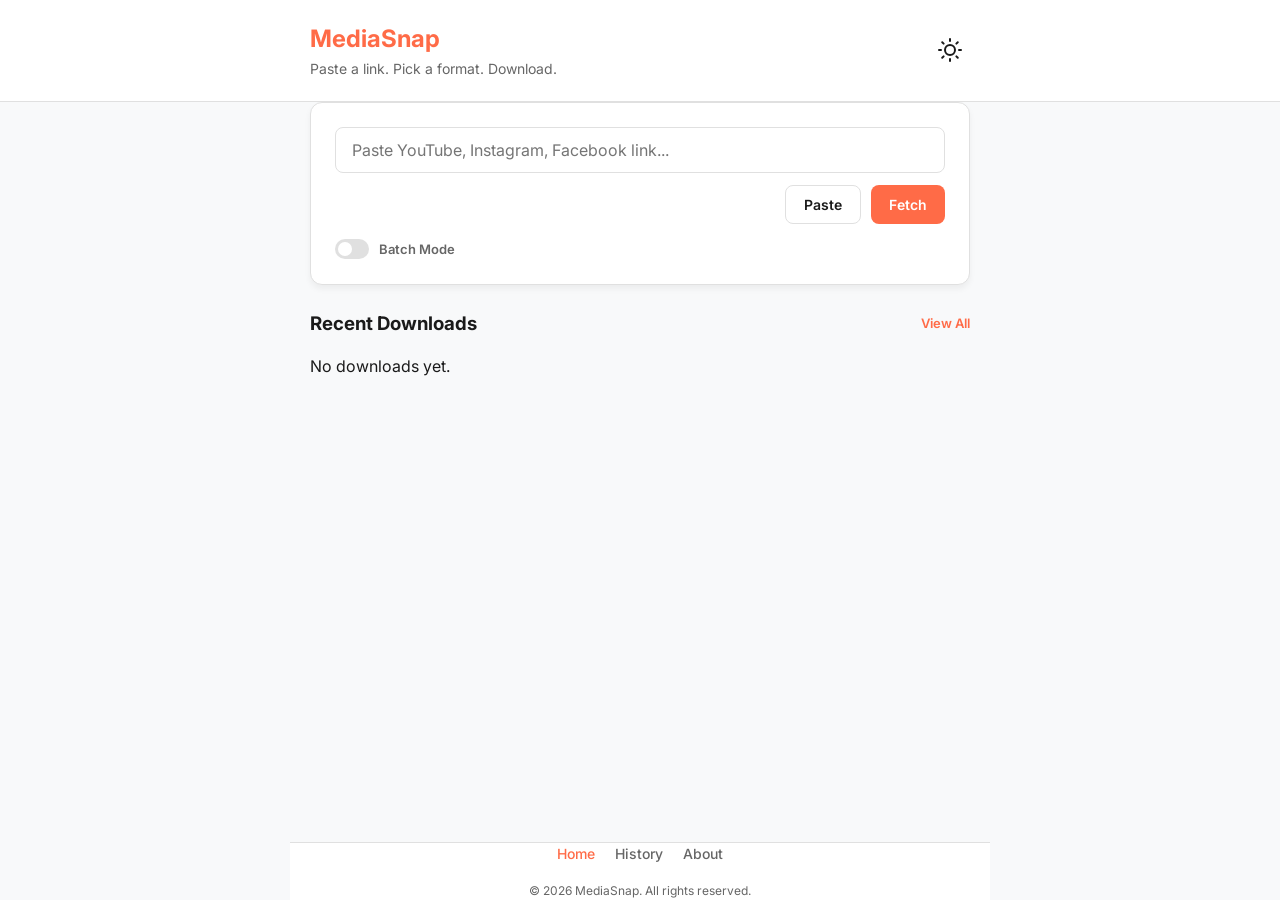
<file: index.html>
<!DOCTYPE html>
<html lang="en">
<head>
    <meta charset="UTF-8">
    <meta name="viewport" content="width=device-width, initial-scale=1.0">
    <title>MediaSnap - Download Media Easily</title>
    <link rel="stylesheet" href="css/style.css">
    <link rel="stylesheet" href="css/components.css">
    <link rel="stylesheet" href="css/animations.css">
    <link rel="preconnect" href="https://fonts.googleapis.com">
    <link rel="preconnect" href="https://fonts.gstatic.com" crossorigin>
    <link href="https://fonts.googleapis.com/css2?family=Inter:wght@400;500;600;700&display=swap" rel="stylesheet">
    <link rel="manifest" href="manifest.json">
</head>
<body data-theme="light">
    <header>
        <div class="container header-content">
            <div class="logo-container">
                <h1 class="logo">MediaSnap</h1>
                <p class="tagline">Paste a link. Pick a format. Download.</p>
            </div>
            <button id="theme-toggle" class="icon-btn" aria-label="Toggle Dark Mode">
                <svg id="sun-icon" xmlns="http://www.w3.org/2000/svg" width="24" height="24" viewBox="0 0 24 24" fill="none" stroke="currentColor" stroke-width="2" stroke-linecap="round" stroke-linejoin="round"><circle cx="12" cy="12" r="5"></circle><line x1="12" y1="1" x2="12" y2="3"></line><line x1="12" y1="21" x2="12" y2="23"></line><line x1="4.22" y1="4.22" x2="5.64" y2="5.64"></line><line x1="18.36" y1="18.36" x2="19.78" y2="19.78"></line><line x1="1" y1="12" x2="3" y2="12"></line><line x1="21" y1="12" x2="23" y2="12"></line><line x1="4.22" y1="19.78" x2="5.64" y2="18.36"></line><line x1="18.36" y1="5.64" x2="19.78" y2="4.22"></line></svg>
                <svg id="moon-icon" class="hidden" xmlns="http://www.w3.org/2000/svg" width="24" height="24" viewBox="0 0 24 24" fill="none" stroke="currentColor" stroke-width="2" stroke-linecap="round" stroke-linejoin="round"><path d="M21 12.79A9 9 0 1 1 11.21 3 7 7 0 0 0 21 12.79z"></path></svg>
            </button>
        </div>
    </header>

    <main class="container">
        <section id="input-section" class="card main-input-card">
            <div class="input-group">
                <input type="text" id="url-input" placeholder="Paste YouTube, Instagram, Facebook link..." aria-label="Media URL">
                <div class="input-actions">
                    <button id="paste-btn" class="secondary-btn">Paste</button>
                    <button id="fetch-btn" class="primary-btn">Fetch</button>
                </div>
            </div>
            <div id="platform-badge" class="platform-badge hidden">
                <span id="platform-icon"></span>
                <span id="platform-name"></span>
            </div>
            
            <div id="batch-toggle-container" class="batch-toggle-container">
                <label class="switch">
                    <input type="checkbox" id="batch-mode-toggle">
                    <span class="slider round"></span>
                </label>
                <span>Batch Mode</span>
            </div>

            <div id="batch-input-container" class="hidden">
                <textarea id="batch-url-input" placeholder="Paste multiple links (one per line)..." rows="5"></textarea>
                <button id="batch-fetch-btn" class="primary-btn full-width">Fetch All</button>
            </div>
        </section>

        <section id="warning-banner" class="warning-banner hidden">
            <svg xmlns="http://www.w3.org/2000/svg" width="20" height="20" viewBox="0 0 24 24" fill="none" stroke="currentColor" stroke-width="2" stroke-linecap="round" stroke-linejoin="round"><path d="M10.29 3.86L1.82 18a2 2 0 0 0 1.71 3h16.94a2 2 0 0 0 1.71-3L13.71 3.86a2 2 0 0 0-3.42 0z"></path><line x1="12" y1="9" x2="12" y2="13"></line><line x1="12" y1="17" x2="12.01" y2="17"></line></svg>
            <span id="warning-text"></span>
        </section>

        <section id="preview-container">
            <!-- Shimmer/Skeleton loader -->
            <div id="loading-skeleton" class="card preview-card skeleton hidden">
                <div class="skeleton-thumb"></div>
                <div class="skeleton-content">
                    <div class="skeleton-line title"></div>
                    <div class="skeleton-line subtitle"></div>
                    <div class="skeleton-line meta"></div>
                    <div class="skeleton-tabs"></div>
                    <div class="skeleton-pills"></div>
                </div>
            </div>

            <!-- Error message -->
            <div id="error-container" class="error-box hidden">
                <svg xmlns="http://www.w3.org/2000/svg" width="24" height="24" viewBox="0 0 24 24" fill="none" stroke="currentColor" stroke-width="2" stroke-linecap="round" stroke-linejoin="round"><circle cx="12" cy="12" r="10"></circle><line x1="15" y1="9" x2="9" y2="15"></line><line x1="9" y1="9" x2="15" y2="15"></line></svg>
                <span id="error-message"></span>
            </div>

            <!-- Preview Card (populated by JS) -->
            <div id="preview-card" class="card preview-card hidden"></div>
            
            <!-- Batch Preview Container -->
            <div id="batch-previews" class="batch-previews hidden"></div>
        </section>

        <!-- Progress Section -->
        <section id="progress-container" class="card progress-card hidden">
            <div class="progress-info">
                <span id="progress-title">Downloading...</span>
                <span id="progress-percent">0%</span>
            </div>
            <div class="progress-bar-bg">
                <div id="progress-bar-fill" class="progress-bar-fill"></div>
            </div>
        </section>

        <section id="history-section" class="history-section">
            <div class="section-header">
                <h3>Recent Downloads</h3>
                <a href="history.html" class="view-all">View All</a>
            </div>
            <div id="history-strip" class="history-strip">
                <!-- Populated by JS -->
                <p class="empty-msg">No downloads yet.</p>
            </div>
        </section>
    </main>

    <footer class="container">
        <nav>
            <a href="index.html" class="active">Home</a>
            <a href="history.html">History</a>
            <a href="about.html">About</a>
        </nav>
        <p>&copy; 2026 MediaSnap. All rights reserved.</p>
    </footer>

    <script src="js/utils.js"></script>
    <script src="js/api.js"></script>
    <script src="js/history.js"></script>
    <script src="js/preview.js"></script>
    <script src="js/app.js"></script>
</body>
</html>
</file>
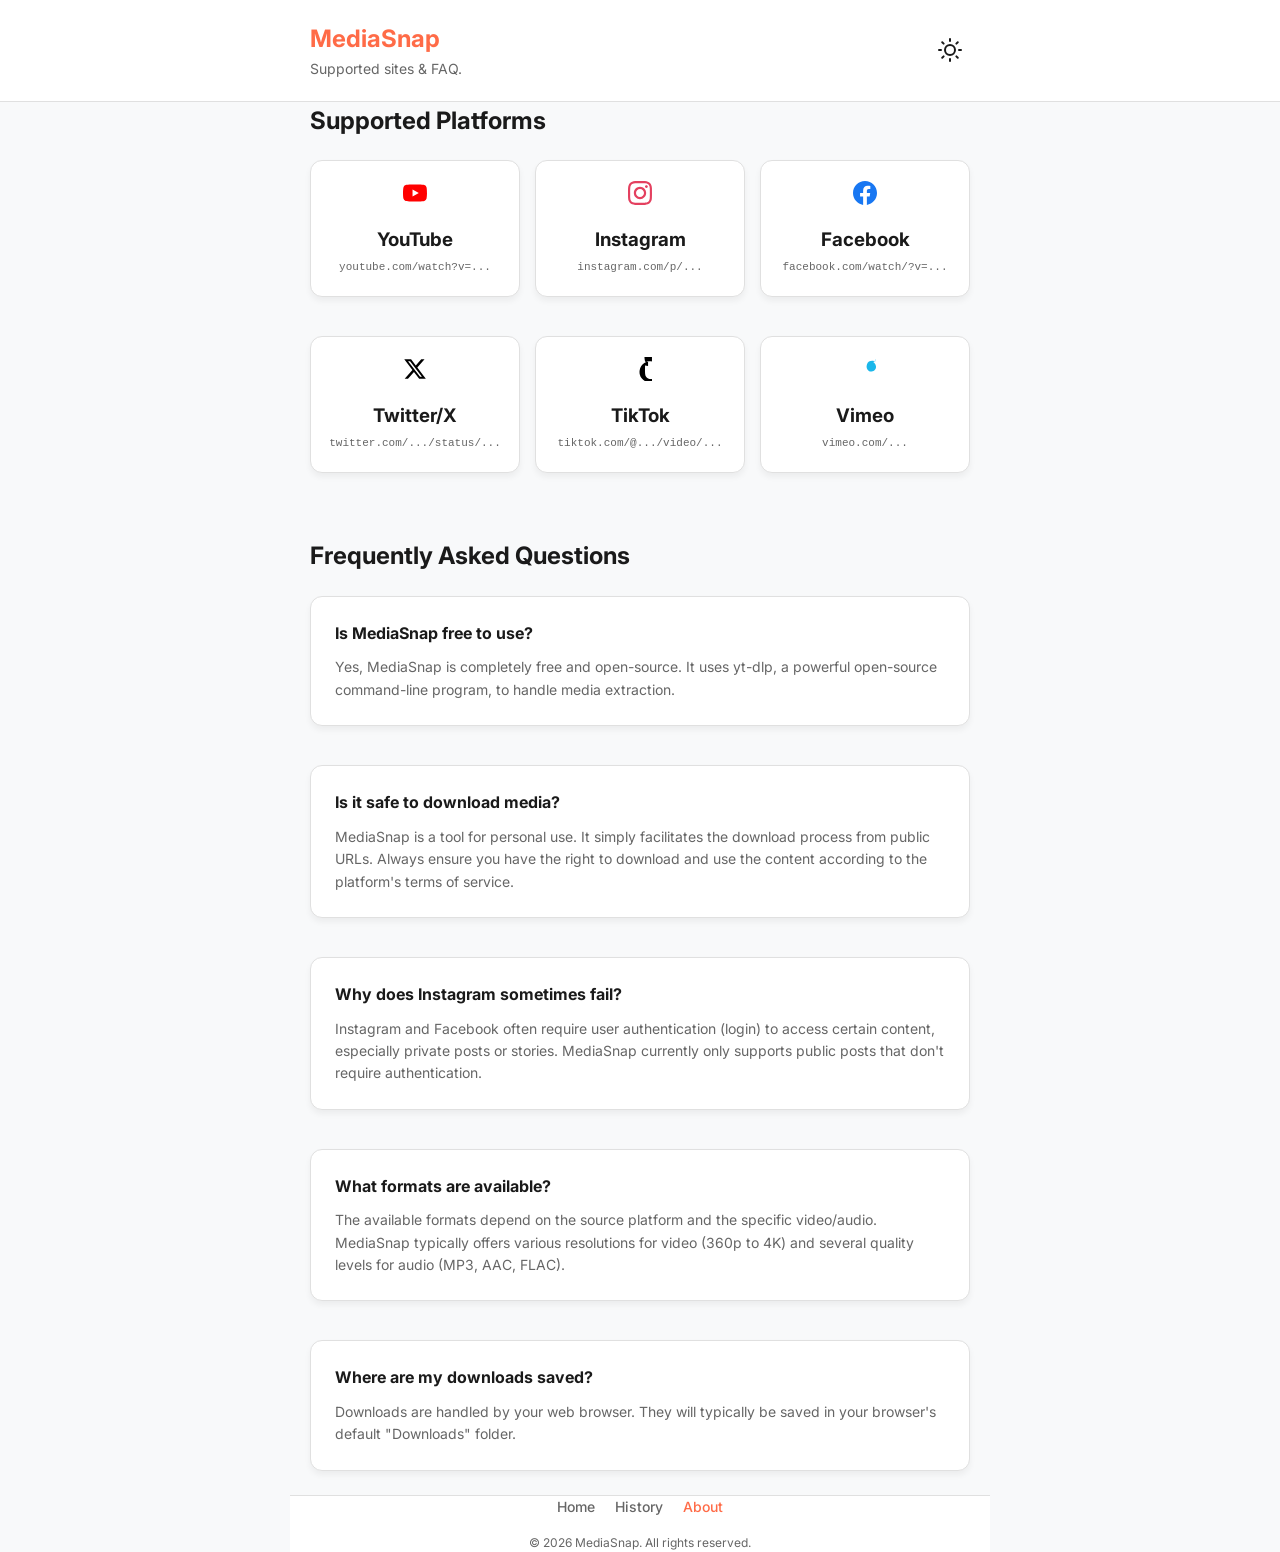
<file: about.html>
<!DOCTYPE html>
<html lang="en">
<head>
    <meta charset="UTF-8">
    <meta name="viewport" content="width=device-width, initial-scale=1.0">
    <title>About - MediaSnap</title>
    <link rel="stylesheet" href="css/style.css">
    <link rel="stylesheet" href="css/components.css">
    <link rel="stylesheet" href="css/animations.css">
    <link rel="preconnect" href="https://fonts.googleapis.com">
    <link rel="preconnect" href="https://fonts.gstatic.com" crossorigin>
    <link href="https://fonts.googleapis.com/css2?family=Inter:wght@400;500;600;700&display=swap" rel="stylesheet">
</head>
<body data-theme="light">
    <header>
        <div class="container header-content">
            <div class="logo-container">
                <a href="index.html" class="logo">MediaSnap</a>
                <p class="tagline">Supported sites & FAQ.</p>
            </div>
            <button id="theme-toggle" class="icon-btn" aria-label="Toggle Dark Mode">
                <svg id="sun-icon" xmlns="http://www.w3.org/2000/svg" width="24" height="24" viewBox="0 0 24 24" fill="none" stroke="currentColor" stroke-width="2" stroke-linecap="round" stroke-linejoin="round"><circle cx="12" cy="12" r="5"></circle><line x1="12" y1="1" x2="12" y2="3"></line><line x1="12" y1="21" x2="12" y2="23"></line><line x1="4.22" y1="4.22" x2="5.64" y2="5.64"></line><line x1="18.36" y1="18.36" x2="19.78" y2="19.78"></line><line x1="1" y1="12" x2="3" y2="12"></line><line x1="21" y1="12" x2="23" y2="12"></line><line x1="4.22" y1="19.78" x2="5.64" y2="18.36"></line><line x1="18.36" y1="5.64" x2="19.78" y2="4.22"></line></svg>
                <svg id="moon-icon" class="hidden" xmlns="http://www.w3.org/2000/svg" width="24" height="24" viewBox="0 0 24 24" fill="none" stroke="currentColor" stroke-width="2" stroke-linecap="round" stroke-linejoin="round"><path d="M21 12.79A9 9 0 1 1 11.21 3 7 7 0 0 0 21 12.79z"></path></svg>
            </button>
        </div>
    </header>

    <main class="container">
        <section class="about-section">
            <h2>Supported Platforms</h2>
            <div id="platforms-grid" class="platforms-grid">
                <!-- Platform cards -->
                <div class="card platform-card">
                    <div class="platform-icon" style="color: #FF0000;">
                        <svg xmlns="http://www.w3.org/2000/svg" width="24" height="24" viewBox="0 0 24 24" fill="currentColor"><path d="M23.498 6.186a3.016 3.016 0 0 0-2.122-2.136C19.505 3.545 12 3.545 12 3.545s-7.505 0-9.377.505A3.017 3.017 0 0 0 .502 6.186C0 8.07 0 12 0 12s0 3.93.502 5.814a3.016 3.016 0 0 0 2.122 2.136c1.871.505 9.376.505 9.376.505s7.505 0 9.377-.505a3.015 3.015 0 0 0 2.122-2.136C24 15.93 24 12 24 12s0-3.93-.502-5.814zM9.545 15.568V8.432L15.818 12l-6.273 3.568z"/></svg>
                    </div>
                    <h3>YouTube</h3>
                    <p class="example-url">youtube.com/watch?v=...</p>
                </div>
                <div class="card platform-card">
                    <div class="platform-icon" style="color: #E4405F;">
                        <svg xmlns="http://www.w3.org/2000/svg" width="24" height="24" viewBox="0 0 24 24" fill="currentColor"><path d="M12 2.163c3.204 0 3.584.012 4.85.07 1.17.054 1.805.249 2.227.412.56.216.96.474 1.38.894.42.42.678.82.894 1.38.163.422.358 1.057.412 2.227.058 1.266.07 1.646.07 4.85s-.012 3.584-.07 4.85c-.054 1.17-.249 1.805-.412 2.227-.216.56-.474.96-.894 1.38-.42.42-.82.678-1.38.894-.422.163-1.057.358-2.227.412-1.266.058-1.646.07-4.85.07s-3.584-.012-4.85-.07c-1.17-.054-1.805-.249-2.227-.412-.56-.216-.96-.474-1.38-.894-.42-.42-.678-.82-.894-1.38-.163-.422-.358-1.057-.412-2.227-.058-1.266-.07-1.646-.07-4.85s.012-3.584.07-4.85c.054-1.17.249-1.805.412-2.227.216-.56.474-.96.894-1.38.42-.42.82-.678 1.38-.894.422-.163 1.057-.358 2.227-.412 1.266-.058 1.646-.07 4.85-.07m0-2.163c-3.259 0-3.667.014-4.947.072-1.277.057-2.148.258-2.911.556-.788.306-1.457.715-2.122 1.38-.665.665-1.074 1.334-1.38 2.122-.298.763-.499 1.634-.556 2.911-.058 1.28-.072 1.688-.072 4.947s.014 3.667.072 4.947c.057 1.277.258 2.148.556 2.911.306.788.715 1.457 1.38 2.122.665.665 1.334 1.074 2.122 1.38.763.298 1.634.499 2.911.556 1.28.058 1.688.072 4.947.072s3.667-.014 4.947-.072c1.277-.057 2.148-.258 2.911-.556.788-.306 1.457-.715 2.122-1.38.665-.665 1.074-1.334 1.38-2.122.298-.763.499-1.634.556-2.911.058-1.28.072-1.688.072-4.947s-.014-3.667-.072-4.947c-.057-1.277-.258-2.148-.556-2.911-.306-.788-.715-1.457-1.38-2.122-.665-.665-1.334-1.074-2.122-1.38-.763-.298-1.634-.499-2.911-.556-1.28-.058-1.688-.072-4.947-.072z"/><path d="M12 5.838c-3.403 0-6.162 2.759-6.162 6.162s2.759 6.162 6.162 6.162 6.162-2.759 6.162-6.162-2.759-6.162-6.162-6.162zm0 10.162c-2.209 0-4-1.791-4-4s1.791-4 4-4 4 1.791 4 4-1.791 4-4 4zm6.406-11.845c-.796 0-1.441.645-1.441 1.44s.645 1.44 1.441 1.44c.795 0 1.439-.645 1.439-1.44s-.644-1.44-1.439-1.44z"/></svg>
                    </div>
                    <h3>Instagram</h3>
                    <p class="example-url">instagram.com/p/...</p>
                </div>
                <div class="card platform-card">
                    <div class="platform-icon" style="color: #1877F2;">
                        <svg xmlns="http://www.w3.org/2000/svg" width="24" height="24" viewBox="0 0 24 24" fill="currentColor"><path d="M24 12.073c0-6.627-5.373-12-12-12s-12 5.373-12 12c0 5.99 4.388 10.954 10.125 11.854v-8.385H7.078v-3.47h3.047V9.43c0-3.007 1.792-4.669 4.533-4.669 1.312 0 2.686.235 2.686.235v2.953H15.83c-1.491 0-1.956.925-1.956 1.874v2.25h3.328l-.532 3.47h-2.796v8.385C19.612 23.027 24 18.062 24 12.073z"/></svg>
                    </div>
                    <h3>Facebook</h3>
                    <p class="example-url">facebook.com/watch/?v=...</p>
                </div>
                <div class="card platform-card">
                    <div class="platform-icon" style="color: #000000;">
                        <svg xmlns="http://www.w3.org/2000/svg" width="24" height="24" viewBox="0 0 24 24" fill="currentColor"><path d="M18.244 2.25h3.308l-7.227 8.26 8.502 11.24H16.17l-5.214-6.817L4.99 21.75H1.68l7.73-8.835L1.254 2.25H8.08l4.713 6.231zm-1.161 17.52h1.833L7.045 4.126H5.078z"/></svg>
                    </div>
                    <h3>Twitter/X</h3>
                    <p class="example-url">twitter.com/.../status/...</p>
                </div>
                <div class="card platform-card">
                    <div class="platform-icon" style="color: #000000;">
                        <svg xmlns="http://www.w3.org/2000/svg" width="24" height="24" viewBox="0 0 24 24" fill="currentColor"><path d="M12.525.02c1.31-.036 2.612.012 3.914.012.041 1.56.265 3.127.695 4.641.517.069 1.031.144 1.552.226.461.01.922.011 1.383.033V8.96c-1.01-.051-2.015-.192-3.003-.428-.091 2.36-.103 4.724-.032 7.084.05 1.02.11 2.04.47 3.01.31.78.82 1.5 1.48 2.06.71.58 1.56.99 2.47 1.2.96.22 1.96.22 2.94.1 1.03-.11 2.03-.44 2.94-.97.9-.51 1.66-1.25 2.18-2.14.51-.88.76-1.86.74-2.87.01-1.16-.27-2.3-.81-3.32-.54-1.01-1.31-1.88-2.23-2.51-.46-.31-.95-.57-1.46-.77V4.55c.85.13 1.68.36 2.48.68 1.05.42 2.01 1.03 2.84 1.81 1.1 1.05 1.9 2.37 2.32 3.82.45 1.61.54 3.3.26 4.96-.28 1.67-.93 3.25-1.91 4.63-1.15 1.61-2.71 2.91-4.51 3.73-1.28.58-2.64.93-4.04 1.03-1.02.07-2.05.02-3.06-.15-1.15-.19-2.27-.57-3.3-1.13-1.21-.66-2.29-1.54-3.15-2.6-.85-1.07-1.48-2.29-1.82-3.6-.39-1.48-.46-3.03-.21-4.54.24-1.49.79-2.91 1.61-4.17.72-1.1 1.64-2.05 2.72-2.81 1.08-.76 2.31-1.31 3.63-1.61 1.42-.33 2.9-.39 4.35-.18V.02z"/></svg>
                    </div>
                    <h3>TikTok</h3>
                    <p class="example-url">tiktok.com/@.../video/...</p>
                </div>
                <div class="card platform-card">
                    <div class="platform-icon" style="color: #1AB7EA;">
                        <svg xmlns="http://www.w3.org/2000/svg" width="24" height="24" viewBox="0 0 24 24" fill="currentColor"><path d="M22.396 4.32a8.015 8.015 0 0 0-2.525-.595c-1.512-.117-2.834.18-3.903.88-1.012.677-1.74 1.745-2.125 3.047-.344 1.12-.374 2.235-.093 3.327.28 1.139.905 2.107 1.802 2.77.88.654 1.975.935 3.127.81 1.305-.14 2.435-.742 3.263-1.745.827-1.004 1.205-2.25 1.04-3.565-.16-1.312-.73-2.435-1.586-3.23a4.756 4.756 0 0 0-1.04-.79c.04-.04.08-.08.12-.12.37-.37.74-.74 1.11-1.11.37-.37.74-.74 1.11-1.11-.2-.2-.4-.4-.6-.6z"/></svg>
                    </div>
                    <h3>Vimeo</h3>
                    <p class="example-url">vimeo.com/...</p>
                </div>
            </div>
        </section>

        <section class="faq-section">
            <h2>Frequently Asked Questions</h2>
            <div class="faq-list">
                <div class="card faq-card">
                    <h3>Is MediaSnap free to use?</h3>
                    <p>Yes, MediaSnap is completely free and open-source. It uses yt-dlp, a powerful open-source command-line program, to handle media extraction.</p>
                </div>
                <div class="card faq-card">
                    <h3>Is it safe to download media?</h3>
                    <p>MediaSnap is a tool for personal use. It simply facilitates the download process from public URLs. Always ensure you have the right to download and use the content according to the platform's terms of service.</p>
                </div>
                <div class="card faq-card">
                    <h3>Why does Instagram sometimes fail?</h3>
                    <p>Instagram and Facebook often require user authentication (login) to access certain content, especially private posts or stories. MediaSnap currently only supports public posts that don't require authentication.</p>
                </div>
                <div class="card faq-card">
                    <h3>What formats are available?</h3>
                    <p>The available formats depend on the source platform and the specific video/audio. MediaSnap typically offers various resolutions for video (360p to 4K) and several quality levels for audio (MP3, AAC, FLAC).</p>
                </div>
                <div class="card faq-card">
                    <h3>Where are my downloads saved?</h3>
                    <p>Downloads are handled by your web browser. They will typically be saved in your browser's default "Downloads" folder.</p>
                </div>
            </div>
        </section>
    </main>

    <footer class="container">
        <nav>
            <a href="index.html">Home</a>
            <a href="history.html">History</a>
            <a href="about.html" class="active">About</a>
        </nav>
        <p>&copy; 2026 MediaSnap. All rights reserved.</p>
    </footer>

    <script>
        // Inline theme toggle logic for about page
        const themeToggle = document.getElementById('theme-toggle');
        const sunIcon = document.getElementById('sun-icon');
        const moonIcon = document.getElementById('moon-icon');
        const body = document.body;

        const savedTheme = localStorage.getItem('mediasnap_theme') || 'light';
        body.setAttribute('data-theme', savedTheme);
        updateThemeIcons(savedTheme);

        themeToggle.addEventListener('click', () => {
            const currentTheme = body.getAttribute('data-theme');
            const newTheme = currentTheme === 'light' ? 'dark' : 'light';
            body.setAttribute('data-theme', newTheme);
            localStorage.setItem('mediasnap_theme', newTheme);
            updateThemeIcons(newTheme);
        });

        function updateThemeIcons(theme) {
            if (theme === 'dark') {
                sunIcon.classList.add('hidden');
                moonIcon.classList.remove('hidden');
            } else {
                sunIcon.classList.remove('hidden');
                moonIcon.classList.add('hidden');
            }
        }
    </script>
</body>
</html>
</file>
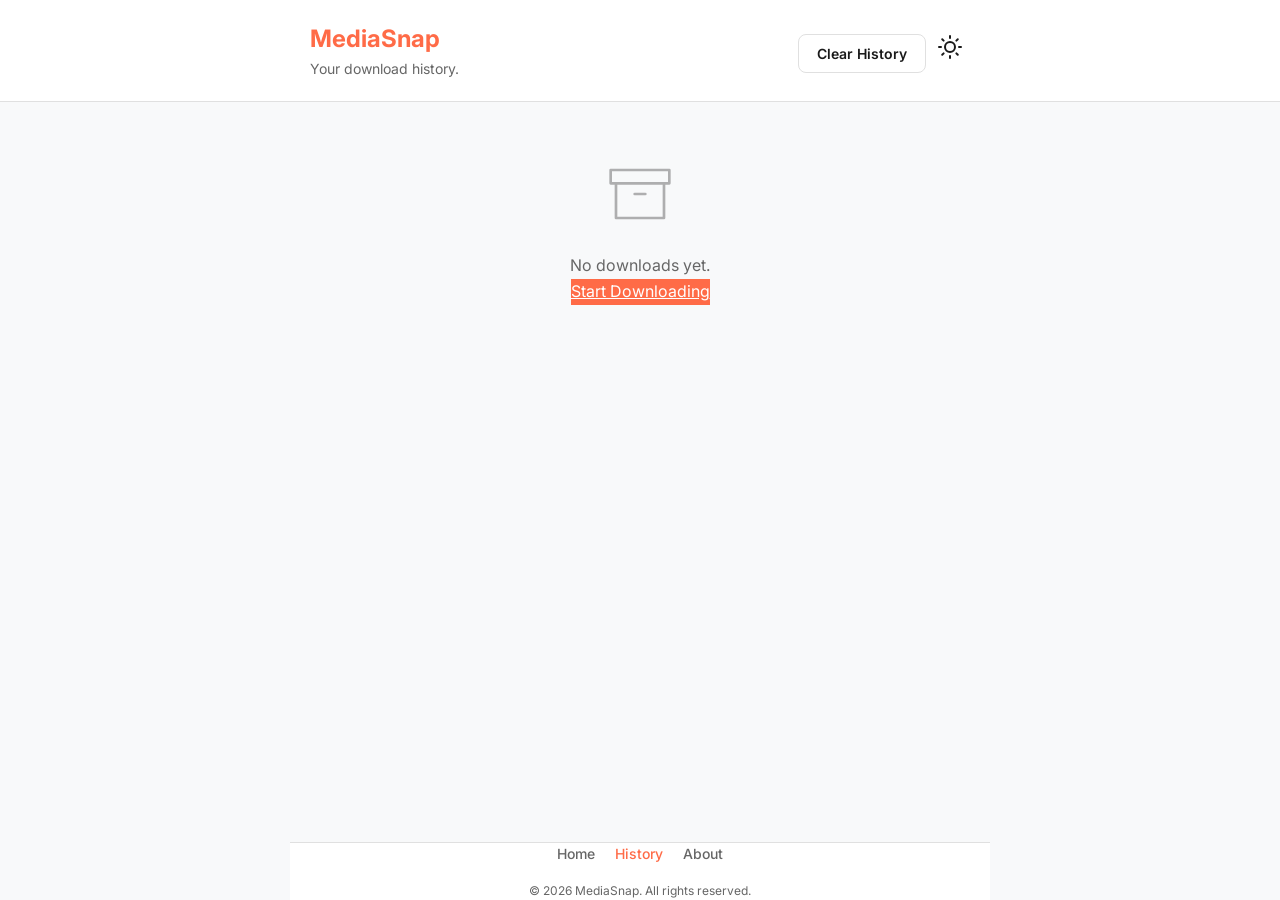
<file: history.html>
<!DOCTYPE html>
<html lang="en">
<head>
    <meta charset="UTF-8">
    <meta name="viewport" content="width=device-width, initial-scale=1.0">
    <title>History - MediaSnap</title>
    <link rel="stylesheet" href="css/style.css">
    <link rel="stylesheet" href="css/components.css">
    <link rel="stylesheet" href="css/animations.css">
    <link rel="preconnect" href="https://fonts.googleapis.com">
    <link rel="preconnect" href="https://fonts.gstatic.com" crossorigin>
    <link href="https://fonts.googleapis.com/css2?family=Inter:wght@400;500;600;700&display=swap" rel="stylesheet">
</head>
<body data-theme="light">
    <header>
        <div class="container header-content">
            <div class="logo-container">
                <a href="index.html" class="logo">MediaSnap</a>
                <p class="tagline">Your download history.</p>
            </div>
            <div class="header-actions">
                <button id="clear-history-btn" class="secondary-btn danger">Clear History</button>
                <button id="theme-toggle" class="icon-btn" aria-label="Toggle Dark Mode">
                    <svg id="sun-icon" xmlns="http://www.w3.org/2000/svg" width="24" height="24" viewBox="0 0 24 24" fill="none" stroke="currentColor" stroke-width="2" stroke-linecap="round" stroke-linejoin="round"><circle cx="12" cy="12" r="5"></circle><line x1="12" y1="1" x2="12" y2="3"></line><line x1="12" y1="21" x2="12" y2="23"></line><line x1="4.22" y1="4.22" x2="5.64" y2="5.64"></line><line x1="18.36" y1="18.36" x2="19.78" y2="19.78"></line><line x1="1" y1="12" x2="3" y2="12"></line><line x1="21" y1="12" x2="23" y2="12"></line><line x1="4.22" y1="19.78" x2="5.64" y2="18.36"></line><line x1="18.36" y1="5.64" x2="19.78" y2="4.22"></line></svg>
                    <svg id="moon-icon" class="hidden" xmlns="http://www.w3.org/2000/svg" width="24" height="24" viewBox="0 0 24 24" fill="none" stroke="currentColor" stroke-width="2" stroke-linecap="round" stroke-linejoin="round"><path d="M21 12.79A9 9 0 1 1 11.21 3 7 7 0 0 0 21 12.79z"></path></svg>
                </button>
            </div>
        </div>
    </header>

    <main class="container">
        <section id="history-grid" class="history-grid">
            <!-- Populated by JS -->
            <div id="empty-state" class="empty-state">
                <div class="empty-illustration">
                    <svg xmlns="http://www.w3.org/2000/svg" width="64" height="64" viewBox="0 0 24 24" fill="none" stroke="currentColor" stroke-width="1" stroke-linecap="round" stroke-linejoin="round"><polyline points="21 8 21 21 3 21 3 8"></polyline><rect x="1" y="3" width="22" height="5"></rect><line x1="10" y1="12" x2="14" y2="12"></line></svg>
                </div>
                <p>No downloads yet.</p>
                <a href="index.html" class="primary-btn">Start Downloading</a>
            </div>
        </section>
    </main>

    <footer class="container">
        <nav>
            <a href="index.html">Home</a>
            <a href="history.html" class="active">History</a>
            <a href="about.html">About</a>
        </nav>
        <p>&copy; 2026 MediaSnap. All rights reserved.</p>
    </footer>

    <script src="js/utils.js"></script>
    <script src="js/history.js"></script>
    <script>
        // Inline theme toggle logic for history page
        const themeToggle = document.getElementById('theme-toggle');
        const sunIcon = document.getElementById('sun-icon');
        const moonIcon = document.getElementById('moon-icon');
        const body = document.body;

        const savedTheme = localStorage.getItem('mediasnap_theme') || 'light';
        body.setAttribute('data-theme', savedTheme);
        updateThemeIcons(savedTheme);

        themeToggle.addEventListener('click', () => {
            const currentTheme = body.getAttribute('data-theme');
            const newTheme = currentTheme === 'light' ? 'dark' : 'light';
            body.setAttribute('data-theme', newTheme);
            localStorage.setItem('mediasnap_theme', newTheme);
            updateThemeIcons(newTheme);
        });

        function updateThemeIcons(theme) {
            if (theme === 'dark') {
                sunIcon.classList.add('hidden');
                moonIcon.classList.remove('hidden');
            } else {
                sunIcon.classList.remove('hidden');
                moonIcon.classList.add('hidden');
            }
        }

        // History page logic
        const historyGrid = document.getElementById('history-grid');
        const clearHistoryBtn = document.getElementById('clear-history-btn');

        function renderHistory() {
            const history = getHistory();
            if (history.length === 0) {
                return;
            }

            historyGrid.innerHTML = '';
            history.forEach(item => {
                const card = document.createElement('div');
                card.className = 'card history-card';
                card.innerHTML = `
                    <div class="history-thumb">
                        <img src="${item.thumbnail}" alt="${item.title}" onerror="this.src='assets/icons/placeholder.svg'">
                    </div>
                    <div class="history-content">
                        <div class="history-header">
                            <span class="platform-badge-mini" style="background-color: ${item.platformColor}">${item.platformName}</span>
                            <span class="history-date">${formatDate(item.timestamp)}</span>
                        </div>
                        <h4 class="history-title">${item.title}</h4>
                        <div class="history-meta">
                            <span>${item.label} • ${item.ext.toUpperCase()}</span>
                            <span>${formatFileSize(item.filesize)}</span>
                        </div>
                        <div class="history-actions">
                            <button class="secondary-btn re-download-btn" data-url="${item.url}">Re-download</button>
                        </div>
                    </div>
                `;
                historyGrid.appendChild(card);
            });

            // Add event listeners for re-download buttons
            document.querySelectorAll('.re-download-btn').forEach(btn => {
                btn.addEventListener('click', (e) => {
                    const url = e.target.getAttribute('data-url');
                    localStorage.setItem('mediasnap_pref_url', url);
                    window.location.href = 'index.html';
                });
            });
        }

        clearHistoryBtn.addEventListener('click', () => {
            if (confirm('Are you sure you want to clear your download history?')) {
                clearHistory();
                location.reload();
            }
        });

        renderHistory();
    </script>
</body>
</html>
</file>
<file: css/style.css>
/* Global Variables */
:root {
    /* Light Theme */
    --bg-color: #f8f9fa;
    --card-bg: #ffffff;
    --text-primary: #1a1a1a;
    --text-secondary: #666666;
    --accent-color: #FF6B47;
    --accent-hover: #e55a3d;
    --border-color: #e0e0e0;
    --shadow: 0 4px 6px rgba(0, 0, 0, 0.05);
    --input-bg: #ffffff;
    --header-bg: #ffffff;
    --footer-bg: #ffffff;
    --nav-active: #FF6B47;
    --success-color: #28a745;
    --error-color: #dc3545;
    --warning-color: #ffc107;
    --skeleton-bg: #e0e0e0;
    --skeleton-highlight: #f0f0f0;
}

[data-theme="dark"] {
    --bg-color: #0b1120;
    --card-bg: #1e293b;
    --text-primary: #f8fafc;
    --text-secondary: #94a3b8;
    --accent-color: #FF6B47;
    --accent-hover: #ff8566;
    --border-color: #334155;
    --shadow: 0 4px 6px rgba(0, 0, 0, 0.3);
    --input-bg: #334155;
    --header-bg: #1e293b;
    --footer-bg: #1e293b;
    --nav-active: #FF6B47;
    --skeleton-bg: #334155;
    --skeleton-highlight: #475569;
}

/* Reset & Base Styles */
* {
    margin: 0;
    padding: 0;
    box-sizing: border-box;
}

body {
    font-family: 'Inter', -apple-system, BlinkMacSystemFont, 'Segoe UI', Roboto, Oxygen, Ubuntu, Cantarell, 'Open Sans', 'Helvetica Neue', sans-serif;
    background-color: var(--bg-color);
    color: var(--text-primary);
    line-height: 1.6;
    transition: background-color 0.3s ease, color 0.3s ease;
    min-height: 100vh;
    display: flex;
    flex-direction: column;
}

.container {
    width: 100%;
    max-width: 700px;
    margin: 0 auto;
    padding: 0 20px;
}

/* Header */
header {
    background-color: var(--header-bg);
    border-bottom: 1px solid var(--border-color);
    padding: 20px 0;
    position: sticky;
    top: 0;
    z-index: 100;
}

.header-content {
    display: flex;
    justify-content: space-between;
    align-items: center;
}

.logo-container {
    display: flex;
    flex-direction: column;
}

.logo {
    font-size: 24px;
    font-weight: 700;
    color: var(--accent-color);
    text-decoration: none;
}

.tagline {
    font-size: 14px;
    color: var(--text-secondary);
}

/* Main Content */
main {
    flex: 1;
    padding: 40px 0;
}

/* Footer */
footer {
    background-color: var(--footer-bg);
    border-top: 1px solid var(--border-color);
    padding: 30px 0;
    text-align: center;
}

footer nav {
    margin-bottom: 15px;
    display: flex;
    justify-content: center;
    gap: 20px;
}

footer nav a {
    text-decoration: none;
    color: var(--text-secondary);
    font-weight: 500;
    font-size: 14px;
    transition: color 0.2s;
}

footer nav a:hover, footer nav a.active {
    color: var(--nav-active);
}

footer p {
    font-size: 12px;
    color: var(--text-secondary);
}

/* Utils */
.hidden {
    display: none !important;
}

.full-width {
    width: 100%;
}

/* Cards */
.card {
    background-color: var(--card-bg);
    border-radius: 12px;
    padding: 24px;
    box-shadow: var(--shadow);
    border: 1px solid var(--border-color);
    margin-bottom: 24px;
}

/* Responsive */
@media (max-width: 600px) {
    .header-content {
        flex-direction: row;
        align-items: center;
    }
    
    .logo {
        font-size: 20px;
    }
    
    .tagline {
        font-size: 12px;
    }
    
    main {
        padding: 20px 0;
    }
}
</file>
<file: css/components.css>
/* Buttons */
button {
    cursor: pointer;
    font-family: inherit;
    font-size: 14px;
    font-weight: 600;
    border-radius: 8px;
    padding: 10px 18px;
    transition: all 0.2s ease;
    border: none;
    display: inline-flex;
    align-items: center;
    justify-content: center;
    gap: 8px;
}

.primary-btn {
    background-color: var(--accent-color);
    color: #ffffff;
}

.primary-btn:hover {
    background-color: var(--accent-hover);
    transform: translateY(-1px);
    box-shadow: 0 4px 12px rgba(255, 107, 71, 0.2);
}

.primary-btn:active {
    transform: translateY(0);
}

.secondary-btn {
    background-color: transparent;
    border: 1px solid var(--border-color);
    color: var(--text-primary);
}

.secondary-btn:hover {
    background-color: var(--bg-color);
    border-color: var(--text-secondary);
}

.secondary-btn.danger:hover {
    background-color: rgba(220, 53, 69, 0.1);
    border-color: var(--error-color);
    color: var(--error-color);
}

.icon-btn {
    background: none;
    padding: 8px;
    border-radius: 50%;
    color: var(--text-primary);
}

.icon-btn:hover {
    background-color: var(--bg-color);
}

/* Inputs */
input[type="text"], textarea {
    width: 100%;
    padding: 12px 16px;
    border-radius: 8px;
    border: 1px solid var(--border-color);
    background-color: var(--input-bg);
    color: var(--text-primary);
    font-family: inherit;
    font-size: 16px;
    transition: border-color 0.2s, box-shadow 0.2s;
}

input[type="text"]:focus, textarea:focus {
    outline: none;
    border-color: var(--accent-color);
    box-shadow: 0 0 0 3px rgba(255, 107, 71, 0.1);
}

.input-group {
    display: flex;
    flex-direction: column;
    gap: 12px;
}

.input-actions {
    display: flex;
    gap: 10px;
    justify-content: flex-end;
}

/* Platform Badge */
.platform-badge {
    display: inline-flex;
    align-items: center;
    gap: 8px;
    padding: 6px 12px;
    border-radius: 20px;
    background-color: var(--bg-color);
    border: 1px solid var(--border-color);
    font-size: 13px;
    font-weight: 600;
    margin-top: 12px;
}

.platform-badge-mini {
    display: inline-flex;
    align-items: center;
    padding: 2px 8px;
    border-radius: 12px;
    font-size: 11px;
    font-weight: 700;
    color: #ffffff;
}

/* Preview Card */
.preview-card {
    display: flex;
    flex-direction: column;
    gap: 20px;
}

@media (min-width: 600px) {
    .preview-card {
        flex-direction: row;
    }
}

.preview-thumb {
    width: 100%;
    aspect-ratio: 16/9;
    border-radius: 8px;
    overflow: hidden;
    background-color: var(--bg-color);
    flex-shrink: 0;
}

@media (min-width: 600px) {
    .preview-thumb {
        width: 240px;
    }
}

.preview-thumb img {
    width: 100%;
    height: 100%;
    object-fit: cover;
}

.preview-info {
    flex: 1;
    display: flex;
    flex-direction: column;
    gap: 8px;
}

.preview-title {
    font-size: 18px;
    font-weight: 700;
    line-height: 1.3;
    color: var(--text-primary);
}

.preview-uploader {
    font-size: 14px;
    color: var(--text-secondary);
}

.preview-meta {
    font-size: 13px;
    color: var(--text-secondary);
    display: flex;
    gap: 12px;
}

/* Format Selector */
.format-selector {
    margin-top: 10px;
}

.tabs {
    display: flex;
    gap: 15px;
    border-bottom: 1px solid var(--border-color);
    margin-bottom: 15px;
}

.tab-btn {
    background: none;
    padding: 8px 0;
    border-radius: 0;
    color: var(--text-secondary);
    border-bottom: 2px solid transparent;
}

.tab-btn.active {
    color: var(--accent-color);
    border-bottom-color: var(--accent-color);
}

.format-list {
    display: flex;
    flex-wrap: wrap;
    gap: 8px;
}

.format-pill {
    padding: 8px 12px;
    border-radius: 8px;
    border: 1px solid var(--border-color);
    background-color: var(--bg-color);
    font-size: 12px;
    font-weight: 500;
    display: flex;
    align-items: center;
    gap: 6px;
    cursor: pointer;
    transition: all 0.2s;
}

.format-pill:hover {
    border-color: var(--accent-color);
    background-color: rgba(255, 107, 71, 0.05);
}

.format-pill.selected {
    border-color: var(--accent-color);
    background-color: rgba(255, 107, 71, 0.1);
    box-shadow: 0 0 0 1px var(--accent-color);
}

.copy-btn-mini {
    padding: 4px;
    border-radius: 4px;
    background: none;
    color: var(--text-secondary);
    margin-left: 4px;
}

.copy-btn-mini:hover {
    background-color: var(--border-color);
    color: var(--text-primary);
}

/* History Strip */
.history-section {
    margin-top: 20px;
}

.section-header {
    display: flex;
    justify-content: space-between;
    align-items: center;
    margin-bottom: 15px;
}

.view-all {
    font-size: 13px;
    color: var(--accent-color);
    text-decoration: none;
    font-weight: 600;
}

.history-strip {
    display: flex;
    gap: 15px;
    overflow-x: auto;
    padding-bottom: 10px;
    scrollbar-width: thin;
    scrollbar-color: var(--border-color) transparent;
}

.history-strip::-webkit-scrollbar {
    height: 6px;
}

.history-strip::-webkit-scrollbar-thumb {
    background-color: var(--border-color);
    border-radius: 10px;
}

.history-item-mini {
    flex: 0 0 140px;
    cursor: pointer;
}

.history-thumb-mini {
    width: 140px;
    aspect-ratio: 16/9;
    border-radius: 8px;
    overflow: hidden;
    margin-bottom: 6px;
    border: 1px solid var(--border-color);
}

.history-thumb-mini img {
    width: 100%;
    height: 100%;
    object-fit: cover;
}

.history-title-mini {
    font-size: 12px;
    font-weight: 600;
    white-space: nowrap;
    overflow: hidden;
    text-overflow: ellipsis;
    color: var(--text-primary);
}

/* Error Box */
.error-box {
    background-color: rgba(220, 53, 69, 0.1);
    border: 1px solid var(--error-color);
    color: var(--error-color);
    padding: 16px;
    border-radius: 8px;
    display: flex;
    align-items: center;
    gap: 12px;
    margin-bottom: 24px;
    font-size: 14px;
    font-weight: 500;
}

/* Progress Card */
.progress-card {
    padding: 16px;
}

.progress-info {
    display: flex;
    justify-content: space-between;
    margin-bottom: 10px;
    font-size: 14px;
    font-weight: 600;
}

.progress-bar-bg {
    height: 8px;
    background-color: var(--bg-color);
    border-radius: 4px;
    overflow: hidden;
    border: 1px solid var(--border-color);
}

.progress-bar-fill {
    height: 100%;
    background-color: var(--accent-color);
    width: 0%;
    transition: width 0.3s ease;
}

/* Warning Banner */
.warning-banner {
    background-color: rgba(255, 193, 7, 0.1);
    border: 1px solid var(--warning-color);
    color: #856404;
    padding: 12px 16px;
    border-radius: 8px;
    display: flex;
    align-items: center;
    gap: 12px;
    margin-bottom: 20px;
    font-size: 13px;
    font-weight: 500;
}

[data-theme="dark"] .warning-banner {
    color: #ffeeba;
}

/* Batch Mode */
.batch-toggle-container {
    display: flex;
    align-items: center;
    gap: 10px;
    margin-top: 15px;
    font-size: 13px;
    font-weight: 600;
    color: var(--text-secondary);
}

/* Switch toggle */
.switch {
  position: relative;
  display: inline-block;
  width: 34px;
  height: 20px;
}

.switch input { 
  opacity: 0;
  width: 0;
  height: 0;
}

.slider {
  position: absolute;
  cursor: pointer;
  top: 0;
  left: 0;
  right: 0;
  bottom: 0;
  background-color: var(--border-color);
  -webkit-transition: .4s;
  transition: .4s;
}

.slider:before {
  position: absolute;
  content: "";
  height: 14px;
  width: 14px;
  left: 3px;
  bottom: 3px;
  background-color: white;
  -webkit-transition: .4s;
  transition: .4s;
}

input:checked + .slider {
  background-color: var(--accent-color);
}

input:focus + .slider {
  box-shadow: 0 0 1px var(--accent-color);
}

input:checked + .slider:before {
  -webkit-transform: translateX(14px);
  -ms-transform: translateX(14px);
  transform: translateX(14px);
}

.slider.round {
  border-radius: 34px;
}

.slider.round:before {
  border-radius: 50%;
}

/* History Grid (history.html) */
.history-grid {
    display: grid;
    grid-template-columns: repeat(auto-fill, minmax(300px, 1fr));
    gap: 20px;
}

.history-card {
    display: flex;
    flex-direction: column;
    padding: 16px;
}

.history-thumb {
    width: 100%;
    aspect-ratio: 16/9;
    border-radius: 8px;
    overflow: hidden;
    margin-bottom: 12px;
}

.history-thumb img {
    width: 100%;
    height: 100%;
    object-fit: cover;
}

.history-header {
    display: flex;
    justify-content: space-between;
    align-items: center;
    margin-bottom: 8px;
}

.history-date {
    font-size: 12px;
    color: var(--text-secondary);
}

.history-title {
    font-size: 15px;
    font-weight: 700;
    margin-bottom: 8px;
    display: -webkit-box;
    -webkit-line-clamp: 2;
    -webkit-box-orient: vertical;
    overflow: hidden;
}

.history-meta {
    font-size: 13px;
    color: var(--text-secondary);
    display: flex;
    justify-content: space-between;
    margin-bottom: 12px;
}

/* Platforms Grid (about.html) */
.platforms-grid {
    display: grid;
    grid-template-columns: repeat(auto-fill, minmax(180px, 1fr));
    gap: 15px;
    margin-top: 20px;
}

.platform-card {
    display: flex;
    flex-direction: column;
    align-items: center;
    text-align: center;
    padding: 20px;
}

.platform-icon {
    margin-bottom: 12px;
}

.example-url {
    font-size: 11px;
    color: var(--text-secondary);
    font-family: monospace;
    margin-top: 4px;
}

/* FAQ */
.faq-section {
    margin-top: 40px;
}

.faq-list {
    display: flex;
    flex-direction: column;
    gap: 15px;
    margin-top: 20px;
}

.faq-card h3 {
    font-size: 16px;
    margin-bottom: 10px;
}

.faq-card p {
    font-size: 14px;
    color: var(--text-secondary);
}

/* Empty State */
.empty-state {
    grid-column: 1 / -1;
    display: flex;
    flex-direction: column;
    align-items: center;
    justify-content: center;
    padding: 60px 0;
    color: var(--text-secondary);
}

.empty-illustration {
    margin-bottom: 20px;
    opacity: 0.5;
}
</file>
<file: css/animations.css>
/* Shimmer / Skeleton Animation */
@keyframes shimmer {
    0% {
        background-position: -200% 0;
    }
    100% {
        background-position: 200% 0;
    }
}

.skeleton .skeleton-thumb,
.skeleton .skeleton-line,
.skeleton .skeleton-tabs,
.skeleton .skeleton-pills {
    background: linear-gradient(90deg, var(--skeleton-bg) 25%, var(--skeleton-highlight) 50%, var(--skeleton-bg) 75%);
    background-size: 200% 100%;
    animation: shimmer 1.5s infinite linear;
    border-radius: 8px;
}

.skeleton-thumb {
    width: 100%;
    aspect-ratio: 16/9;
}

@media (min-width: 600px) {
    .skeleton-thumb {
        width: 240px;
    }
}

.skeleton-content {
    flex: 1;
    display: flex;
    flex-direction: column;
    gap: 12px;
}

.skeleton-line {
    height: 16px;
    width: 100%;
}

.skeleton-line.title {
    height: 24px;
    width: 80%;
}

.skeleton-line.subtitle {
    width: 60%;
}

.skeleton-line.meta {
    width: 40%;
}

.skeleton-tabs {
    height: 30px;
    width: 120px;
    margin-top: 10px;
}

.skeleton-pills {
    height: 40px;
    width: 100%;
}

/* Fade In Animation */
@keyframes fadeIn {
    from {
        opacity: 0;
        transform: translateY(10px);
    }
    to {
        opacity: 1;
        transform: translateY(0);
    }
}

.fade-in {
    animation: fadeIn 0.4s ease forwards;
}

/* Spinner Animation */
@keyframes spin {
    to { transform: rotate(360deg); }
}

.spinner {
    width: 20px;
    height: 20px;
    border: 2px solid rgba(255, 255, 255, 0.3);
    border-radius: 50%;
    border-top-color: #fff;
    animation: spin 0.8s linear infinite;
}

/* Slide Up Animation */
@keyframes slideUp {
    from {
        opacity: 0;
        transform: translateY(20px);
    }
    to {
        opacity: 1;
        transform: translateY(0);
    }
}

.slide-up {
    animation: slideUp 0.5s ease forwards;
}
</file>
